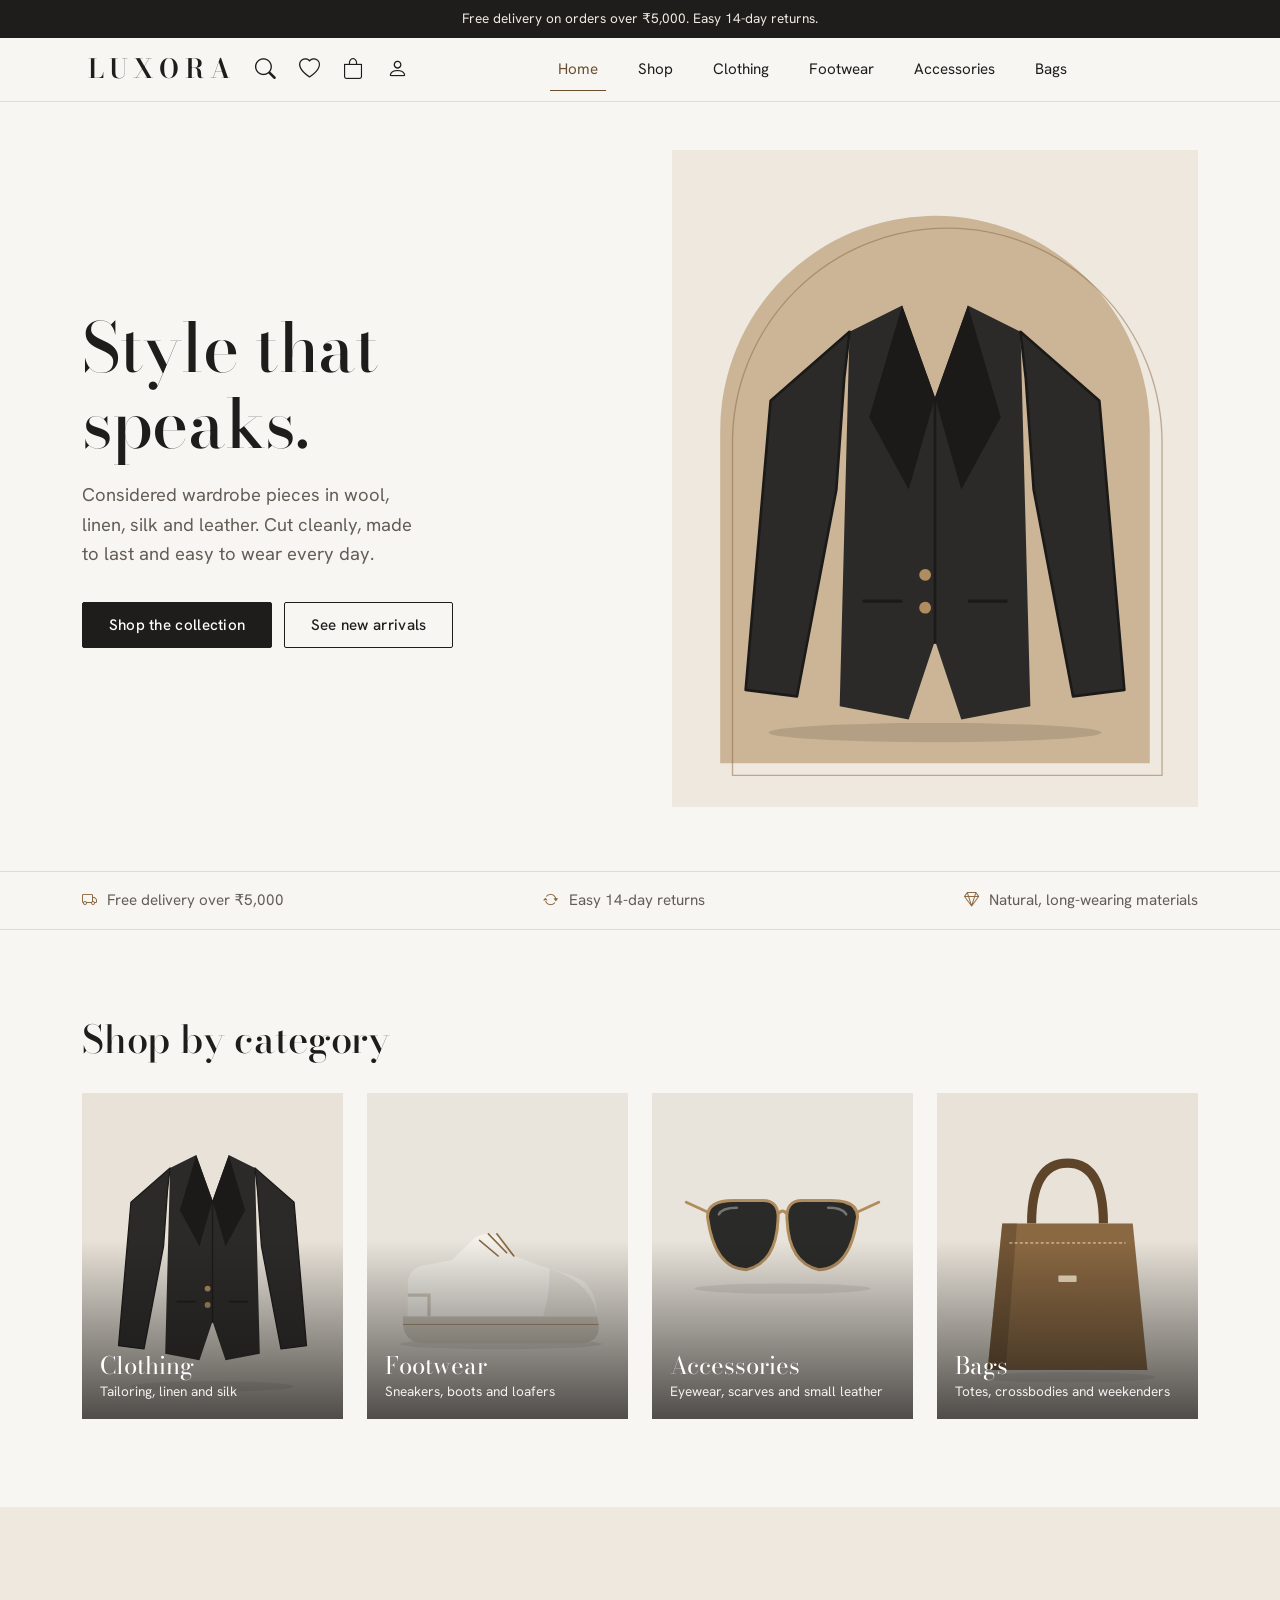
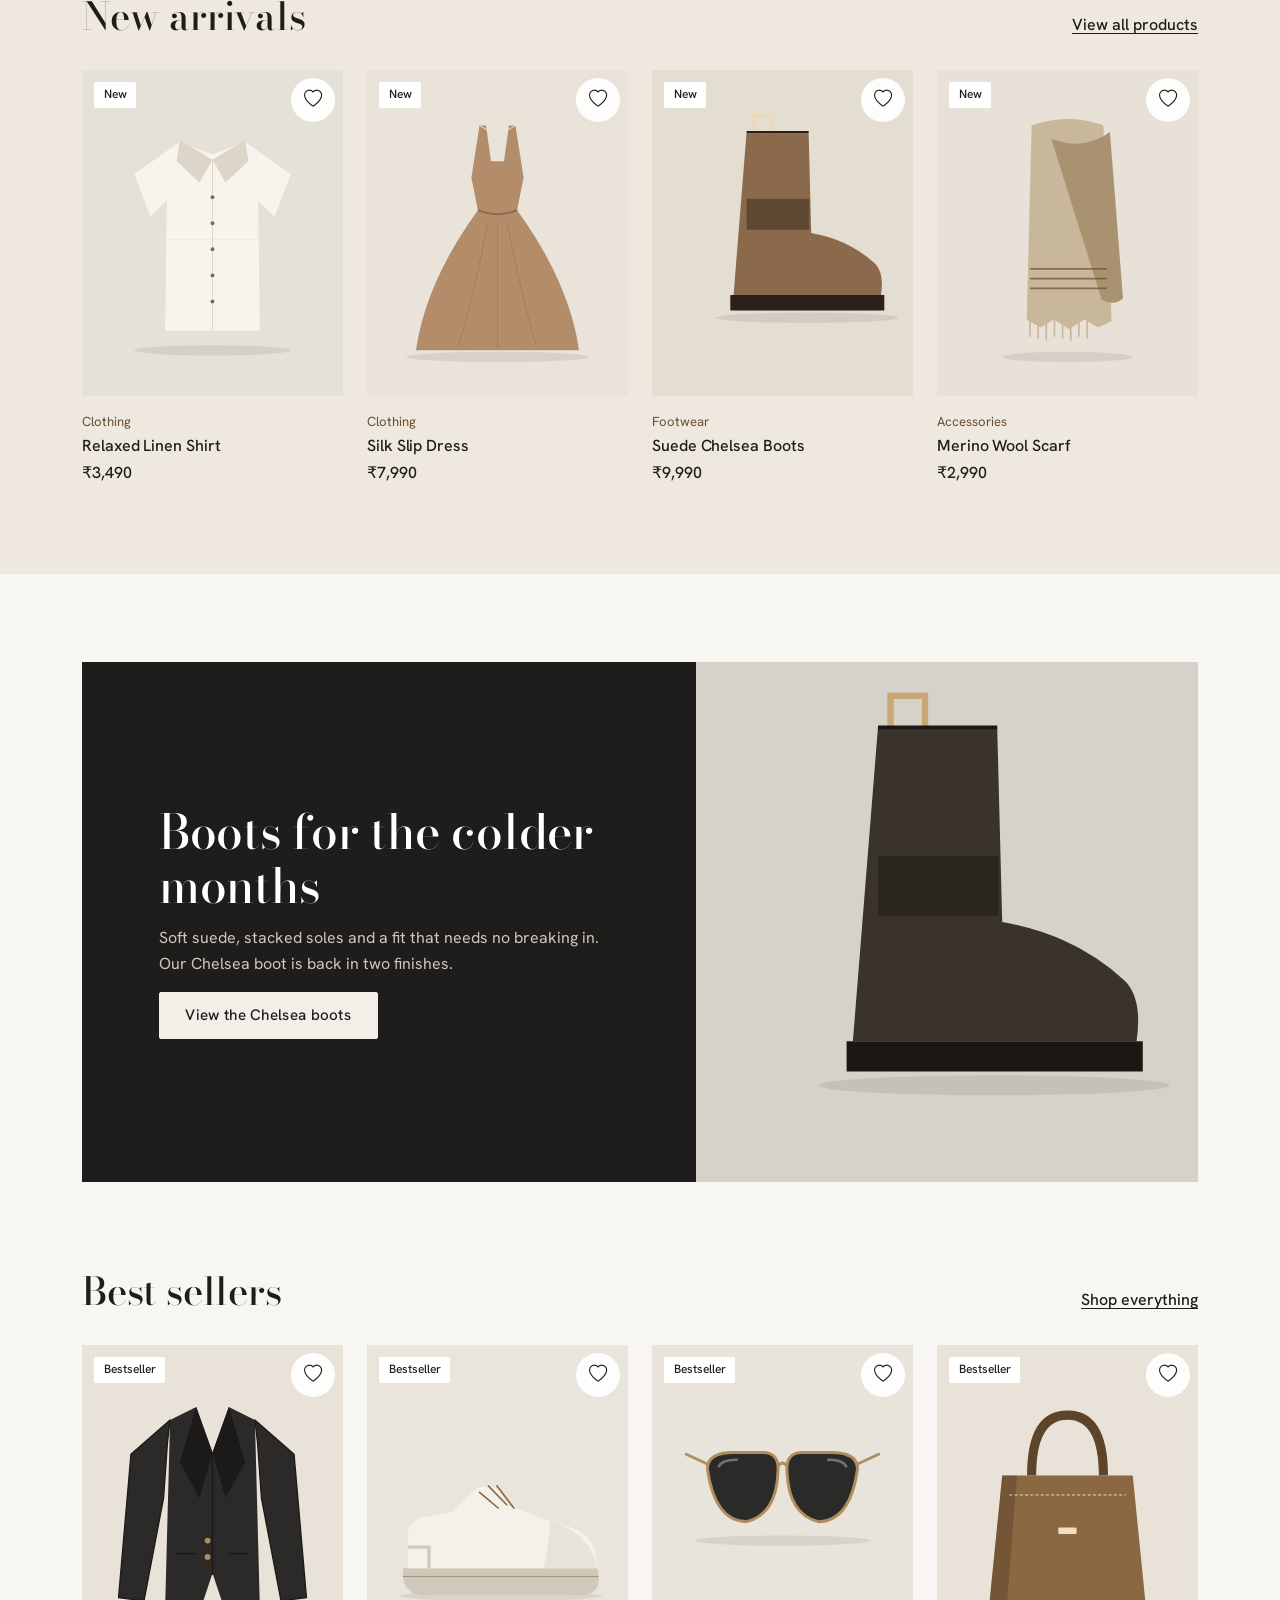
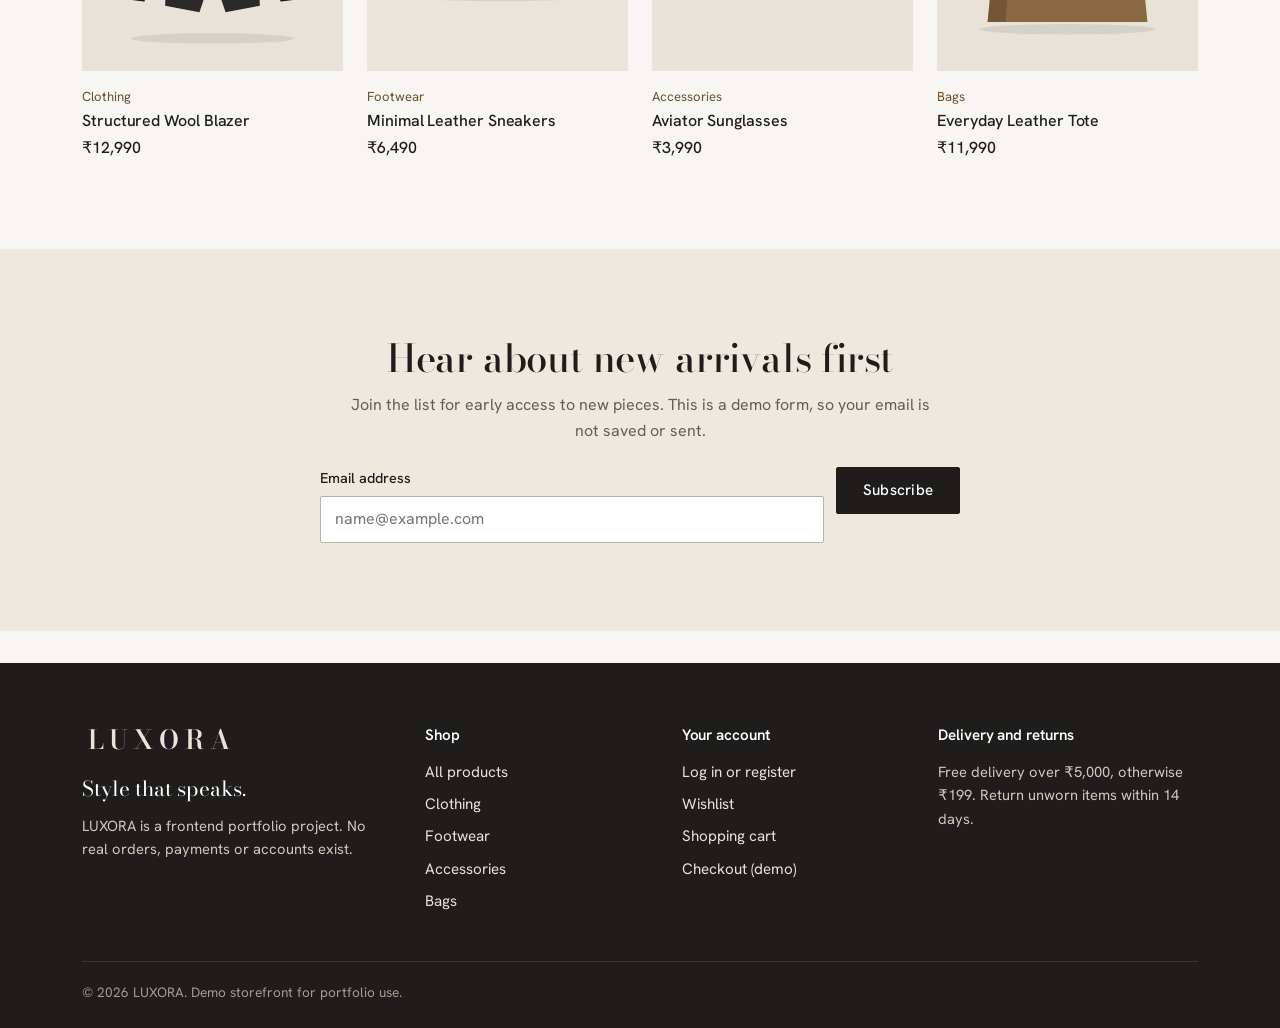
<file: index.html>
<!DOCTYPE html>
<html lang="en">
<head>
  <meta charset="UTF-8">
  <meta name="viewport" content="width=device-width, initial-scale=1">
  <title>LUXORA | Style that speaks.</title>
  <meta name="description" content="LUXORA is a premium fashion and lifestyle store. Shop clothing, footwear, accessories and bags in natural materials.">
  <link rel="icon" type="image/svg+xml" href="assets/icons/favicon.svg">
  <link rel="preconnect" href="https://fonts.googleapis.com">
  <link rel="preconnect" href="https://fonts.gstatic.com" crossorigin>
  <link href="https://fonts.googleapis.com/css2?family=Bodoni+Moda:opsz,wght@6..96,500;6..96,600&family=Hanken+Grotesk:wght@400;500;600&display=swap" rel="stylesheet">
  <link href="https://cdn.jsdelivr.net/npm/bootstrap@5.3.3/dist/css/bootstrap.min.css" rel="stylesheet" crossorigin="anonymous">
  <link href="https://cdn.jsdelivr.net/npm/bootstrap-icons@1.11.3/font/bootstrap-icons.min.css" rel="stylesheet" crossorigin="anonymous">
  <link href="css/style.css" rel="stylesheet">
  <link href="css/components.css" rel="stylesheet">
  <link href="css/responsive.css" rel="stylesheet">
</head>
<body>
  <a class="skip-link" href="#main">Skip to content</a>
  <header class="site-header" id="site-header"></header>

  <main id="main">
    <section class="hero" aria-labelledby="heroTitle">
      <div class="container">
        <div class="hero__grid">
          <div class="hero__copy">
            <h1 id="heroTitle" class="hero__title">Style that speaks.</h1>
            <p class="hero__text">Considered wardrobe pieces in wool, linen, silk and leather. Cut cleanly, made to last and easy to wear every day.</p>
            <div class="hero__actions">
              <a class="btn-lux" href="shop.html">Shop the collection</a>
              <a class="btn-lux btn-lux--outline" href="#new-arrivals">See new arrivals</a>
            </div>
          </div>
          <div class="hero__media">
            <img src="assets/images/hero.svg" alt="A charcoal wool blazer in front of a bronze arch" width="1200" height="1500" fetchpriority="high">
          </div>
        </div>
      </div>
    </section>

    <section class="service-strip" aria-label="Our promises">
      <div class="container">
        <ul class="service-list">
          <li><i class="bi bi-truck" aria-hidden="true"></i> Free delivery over &#8377;5,000</li>
          <li><i class="bi bi-arrow-repeat" aria-hidden="true"></i> Easy 14-day returns</li>
          <li><i class="bi bi-gem" aria-hidden="true"></i> Natural, long-wearing materials</li>
        </ul>
      </div>
    </section>

    <section class="section" aria-labelledby="categoriesTitle">
      <div class="container">
        <div class="section-head"><h2 id="categoriesTitle">Shop by category</h2></div>
        <div class="category-grid">
        <a class="category-card" href="shop.html?category=Clothing">
          <img src="assets/images/product-1-a.svg" alt="" width="800" height="1000" loading="lazy">
          <span class="category-card__label"><span class="category-card__name">Clothing</span><span class="category-card__text">Tailoring, linen and silk</span></span>
        </a>
        <a class="category-card" href="shop.html?category=Footwear">
          <img src="assets/images/product-5-a.svg" alt="" width="800" height="1000" loading="lazy">
          <span class="category-card__label"><span class="category-card__name">Footwear</span><span class="category-card__text">Sneakers, boots and loafers</span></span>
        </a>
        <a class="category-card" href="shop.html?category=Accessories">
          <img src="assets/images/product-8-a.svg" alt="" width="800" height="1000" loading="lazy">
          <span class="category-card__label"><span class="category-card__name">Accessories</span><span class="category-card__text">Eyewear, scarves and small leather</span></span>
        </a>
        <a class="category-card" href="shop.html?category=Bags">
          <img src="assets/images/product-11-a.svg" alt="" width="800" height="1000" loading="lazy">
          <span class="category-card__label"><span class="category-card__name">Bags</span><span class="category-card__text">Totes, crossbodies and weekenders</span></span>
        </a>
        </div>
      </div>
    </section>

    <section class="section section--sand" id="new-arrivals" aria-labelledby="newTitle">
      <div class="container">
        <div class="section-head">
          <h2 id="newTitle">New arrivals</h2>
          <a class="text-link" href="shop.html">View all products</a>
        </div>
        <div class="product-grid" id="newArrivals"></div>
      </div>
    </section>

    <section class="section" aria-labelledby="promoTitle">
      <div class="container">
        <div class="promo">
          <div class="promo__copy">
            <h2 id="promoTitle" class="promo__title">Boots for the colder months</h2>
            <p>Soft suede, stacked soles and a fit that needs no breaking in. Our Chelsea boot is back in two finishes.</p>
            <a class="btn-lux btn-lux--light" href="product-details.html?id=6">View the Chelsea boots</a>
          </div>
          <div class="promo__media">
            <img src="assets/images/product-6-b.svg" alt="Dark suede Chelsea boots" width="800" height="1000" loading="lazy">
          </div>
        </div>
      </div>
    </section>

    <section class="section section--tight" aria-labelledby="bestTitle">
      <div class="container">
        <div class="section-head">
          <h2 id="bestTitle">Best sellers</h2>
          <a class="text-link" href="shop.html">Shop everything</a>
        </div>
        <div class="product-grid" id="bestSellers"></div>
      </div>
    </section>

    <section class="section section--sand" aria-labelledby="newsletterTitle">
      <div class="container">
        <div class="newsletter">
          <h2 id="newsletterTitle">Hear about new arrivals first</h2>
          <p>Join the list for early access to new pieces. This is a demo form, so your email is not saved or sent.</p>
          <form class="newsletter__form" id="newsletterForm">
            <div class="field field--inline">
              <label for="newsletterEmail">Email address</label>
              <input id="newsletterEmail" name="email" type="email" autocomplete="email" placeholder="name@example.com" aria-describedby="newsletterEmail-error">
              <p class="field-error" id="newsletterEmail-error"></p>
            </div>
            <button class="btn-lux" type="submit">Subscribe</button>
          </form>
          <p class="form-status" id="newsletterStatus" role="status"></p>
        </div>
      </div>
    </section>
  </main>

  <footer class="site-footer" id="site-footer"></footer>
  <script src="https://cdn.jsdelivr.net/npm/bootstrap@5.3.3/dist/js/bootstrap.bundle.min.js" crossorigin="anonymous" defer></script>
  <script src="js/products.js" defer></script>
  <script src="js/storage.js" defer></script>
  <script src="js/main.js" defer></script>
</body>
</html>
</file>
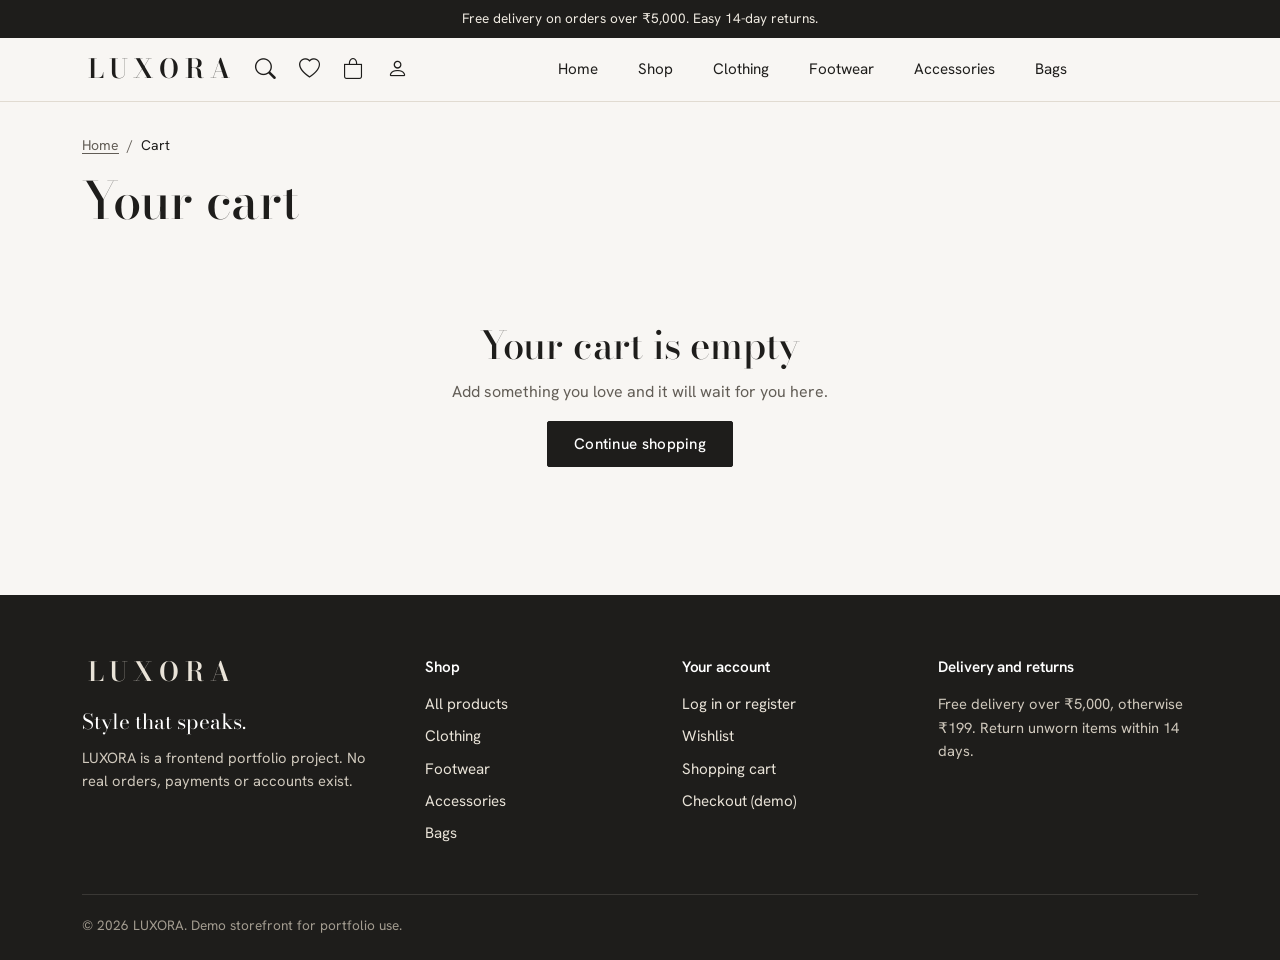
<file: cart.html>
<!DOCTYPE html>
<html lang="en">
<head>
  <meta charset="UTF-8">
  <meta name="viewport" content="width=device-width, initial-scale=1">
  <title>Your cart | LUXORA</title>
  <meta name="description" content="Review the items in your LUXORA shopping cart, update quantities and continue to checkout.">
  <link rel="icon" type="image/svg+xml" href="assets/icons/favicon.svg">
  <link rel="preconnect" href="https://fonts.googleapis.com">
  <link rel="preconnect" href="https://fonts.gstatic.com" crossorigin>
  <link href="https://fonts.googleapis.com/css2?family=Bodoni+Moda:opsz,wght@6..96,500;6..96,600&family=Hanken+Grotesk:wght@400;500;600&display=swap" rel="stylesheet">
  <link href="https://cdn.jsdelivr.net/npm/bootstrap@5.3.3/dist/css/bootstrap.min.css" rel="stylesheet" crossorigin="anonymous">
  <link href="https://cdn.jsdelivr.net/npm/bootstrap-icons@1.11.3/font/bootstrap-icons.min.css" rel="stylesheet" crossorigin="anonymous">
  <link href="css/style.css" rel="stylesheet">
  <link href="css/components.css" rel="stylesheet">
  <link href="css/responsive.css" rel="stylesheet">
</head>
<body>
  <a class="skip-link" href="#main">Skip to content</a>
  <header class="site-header" id="site-header"></header>

  <main id="main">
    <div class="container">
      <div class="page-head">
        <nav class="crumbs" aria-label="Breadcrumb"><ol class="breadcrumb"><li class="breadcrumb-item"><a href="index.html">Home</a></li><li class="breadcrumb-item active" aria-current="page">Cart</li></ol></nav>
        <h1 class="page-title">Your cart</h1>
      </div>
      <div class="row g-4 g-xl-5 pb-5" id="cartContent" hidden>
        <div class="col-lg-8"><ul class="cart-list" id="cartItems"></ul></div>
        <div class="col-lg-4"><aside class="summary" id="cartSummary" aria-label="Order summary"></aside></div>
      </div>
      <div class="empty-state" id="cartEmpty" hidden>
        <h2>Your cart is empty</h2>
        <p>Add something you love and it will wait for you here.</p>
        <a class="btn-lux" href="shop.html">Continue shopping</a>
      </div>
    </div>
  </main>

  <footer class="site-footer" id="site-footer"></footer>
  <script src="https://cdn.jsdelivr.net/npm/bootstrap@5.3.3/dist/js/bootstrap.bundle.min.js" crossorigin="anonymous" defer></script>
  <script src="js/products.js" defer></script>
  <script src="js/storage.js" defer></script>
  <script src="js/main.js" defer></script>
  <script src="js/cart.js" defer></script>
</body>
</html>
</file>
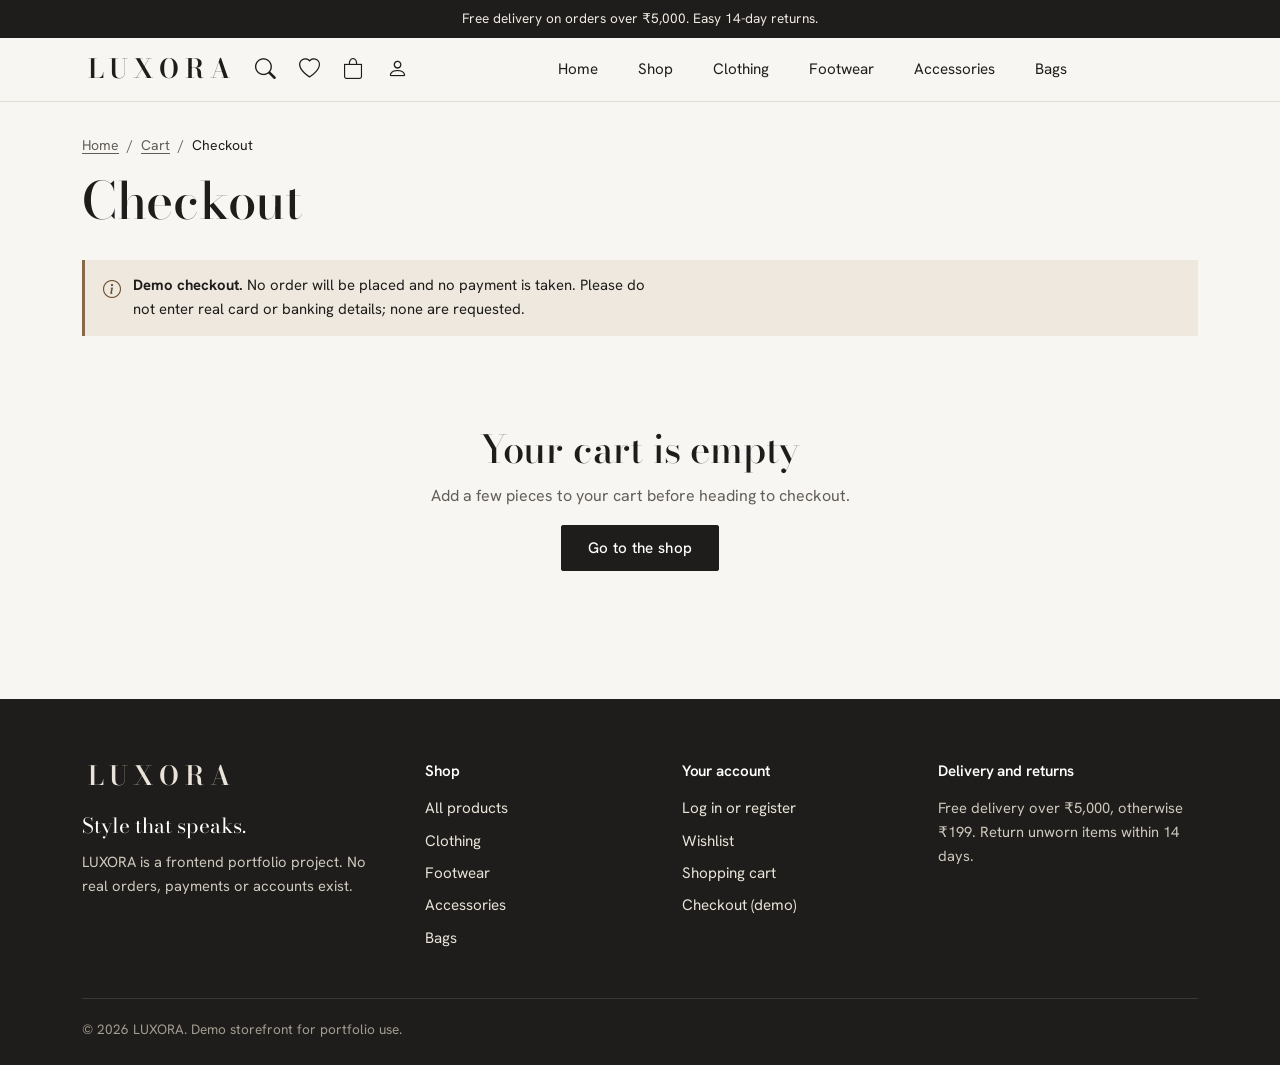
<file: checkout.html>
<!DOCTYPE html>
<html lang="en">
<head>
  <meta charset="UTF-8">
  <meta name="viewport" content="width=device-width, initial-scale=1">
  <title>Checkout (demo) | LUXORA</title>
  <meta name="description" content="A demonstration checkout for the LUXORA frontend project. No payment details are collected and no order is placed.">
  <link rel="icon" type="image/svg+xml" href="assets/icons/favicon.svg">
  <link rel="preconnect" href="https://fonts.googleapis.com">
  <link rel="preconnect" href="https://fonts.gstatic.com" crossorigin>
  <link href="https://fonts.googleapis.com/css2?family=Bodoni+Moda:opsz,wght@6..96,500;6..96,600&family=Hanken+Grotesk:wght@400;500;600&display=swap" rel="stylesheet">
  <link href="https://cdn.jsdelivr.net/npm/bootstrap@5.3.3/dist/css/bootstrap.min.css" rel="stylesheet" crossorigin="anonymous">
  <link href="https://cdn.jsdelivr.net/npm/bootstrap-icons@1.11.3/font/bootstrap-icons.min.css" rel="stylesheet" crossorigin="anonymous">
  <link href="css/style.css" rel="stylesheet">
  <link href="css/components.css" rel="stylesheet">
  <link href="css/responsive.css" rel="stylesheet">
</head>
<body>
  <a class="skip-link" href="#main">Skip to content</a>
  <header class="site-header" id="site-header"></header>

  <main id="main">
    <div class="container">
      <div class="page-head">
        <nav class="crumbs" aria-label="Breadcrumb"><ol class="breadcrumb"><li class="breadcrumb-item"><a href="index.html">Home</a></li><li class="breadcrumb-item"><a href="cart.html">Cart</a></li><li class="breadcrumb-item active" aria-current="page">Checkout</li></ol></nav>
        <h1 class="page-title">Checkout</h1>
      </div>
      <div class="notice" role="note"><i class="bi bi-info-circle" aria-hidden="true"></i>
        <p><strong>Demo checkout.</strong> No order will be placed and no payment is taken. Please do not enter real card or banking details; none are requested.</p>
      </div>
      <div class="row g-4 g-xl-5 pb-5" id="checkoutLayout">
        <div class="col-lg-7">
          <form id="checkoutForm" class="form-card">
            <fieldset class="form-section">
              <legend>Contact details</legend>
              <div class="field ">
                <label for="fullName">Full name</label>
                <input id="fullName" name="fullName" type="text" autocomplete="name" aria-describedby="fullName-error" required>
                <p class="field-error" id="fullName-error"></p>
              </div>
              <div class="field ">
                <label for="email">Email address</label>
                <input id="email" name="email" type="email" autocomplete="email" aria-describedby="email-error" required>
                <p class="field-error" id="email-error"></p>
              </div>
              <div class="field ">
                <label for="phone">Mobile number</label>
                <input id="phone" name="phone" type="tel" autocomplete="tel" aria-describedby="phone-error" required inputmode="tel">
                <p class="field-error" id="phone-error"></p>
              </div>
            </fieldset>
            <fieldset class="form-section">
              <legend>Delivery address</legend>
              <div class="field ">
                <label for="address1">Street address</label>
                <input id="address1" name="address1" type="text" autocomplete="address-line1" aria-describedby="address1-error" required>
                <p class="field-error" id="address1-error"></p>
              </div>
              <div class="field ">
                <label for="address2">Apartment, suite or landmark (optional)</label>
                <input id="address2" name="address2" type="text" autocomplete="address-line2" aria-describedby="address2-error">
                <p class="field-error" id="address2-error"></p>
              </div>
              <div class="field-row">
              <div class="field ">
                <label for="city">City</label>
                <input id="city" name="city" type="text" autocomplete="address-level2" aria-describedby="city-error" required>
                <p class="field-error" id="city-error"></p>
              </div>
              <div class="field">
                <label for="state">State</label>
                <select class="select-input" id="state" name="state" required autocomplete="address-level1" aria-describedby="state-error">
                  <option value="">Select a state</option><option value="Andhra Pradesh">Andhra Pradesh</option><option value="Assam">Assam</option><option value="Bihar">Bihar</option><option value="Delhi">Delhi</option><option value="Goa">Goa</option><option value="Gujarat">Gujarat</option><option value="Haryana">Haryana</option><option value="Karnataka">Karnataka</option><option value="Kerala">Kerala</option><option value="Madhya Pradesh">Madhya Pradesh</option><option value="Maharashtra">Maharashtra</option><option value="Punjab">Punjab</option><option value="Rajasthan">Rajasthan</option><option value="Tamil Nadu">Tamil Nadu</option><option value="Telangana">Telangana</option><option value="Uttar Pradesh">Uttar Pradesh</option><option value="West Bengal">West Bengal</option>
                </select>
                <p class="field-error" id="state-error"></p>
              </div></div>
              
              <div class="field ">
                <label for="postalCode">Postal code (PIN)</label>
                <input id="postalCode" name="postalCode" type="text" autocomplete="postal-code" aria-describedby="postalCode-error" required inputmode="numeric" maxlength="6">
                <p class="field-error" id="postalCode-error"></p>
              </div>
            </fieldset>
            <button type="submit" class="btn-lux btn-lux--block">Place demo order</button>
            <p class="form-hint">Placing a demo order only shows a confirmation on this page and clears your cart.</p>
          </form>
        </div>
        <div class="col-lg-5"><aside class="summary" id="checkoutSummary" aria-label="Order summary"></aside></div>
      </div>
      <div class="empty-state" id="checkoutEmpty" hidden>
        <h2>Your cart is empty</h2>
        <p>Add a few pieces to your cart before heading to checkout.</p>
        <a class="btn-lux" href="shop.html">Go to the shop</a>
      </div>
      <section class="success-state" id="orderSuccess" tabindex="-1" aria-labelledby="successTitle" hidden>
        <i class="bi bi-check2-circle" aria-hidden="true"></i>
        <h2 id="successTitle">Demo order confirmed</h2>
        <p>Thank you for trying the LUXORA checkout. This was a demonstration, so no order was placed and no payment was taken.</p>
        <dl class="success-details">
          <div><dt>Demo reference</dt><dd id="orderReference"></dd></div>
          <div><dt>Items</dt><dd id="orderItems"></dd></div>
          <div><dt>Total</dt><dd id="orderTotal"></dd></div>
        </dl>
        <a class="btn-lux" href="shop.html">Continue shopping</a>
      </section>
    </div>
  </main>

  <footer class="site-footer" id="site-footer"></footer>
  <script src="https://cdn.jsdelivr.net/npm/bootstrap@5.3.3/dist/js/bootstrap.bundle.min.js" crossorigin="anonymous" defer></script>
  <script src="js/products.js" defer></script>
  <script src="js/storage.js" defer></script>
  <script src="js/main.js" defer></script>
  <script src="js/checkout.js" defer></script>
</body>
</html>
</file>
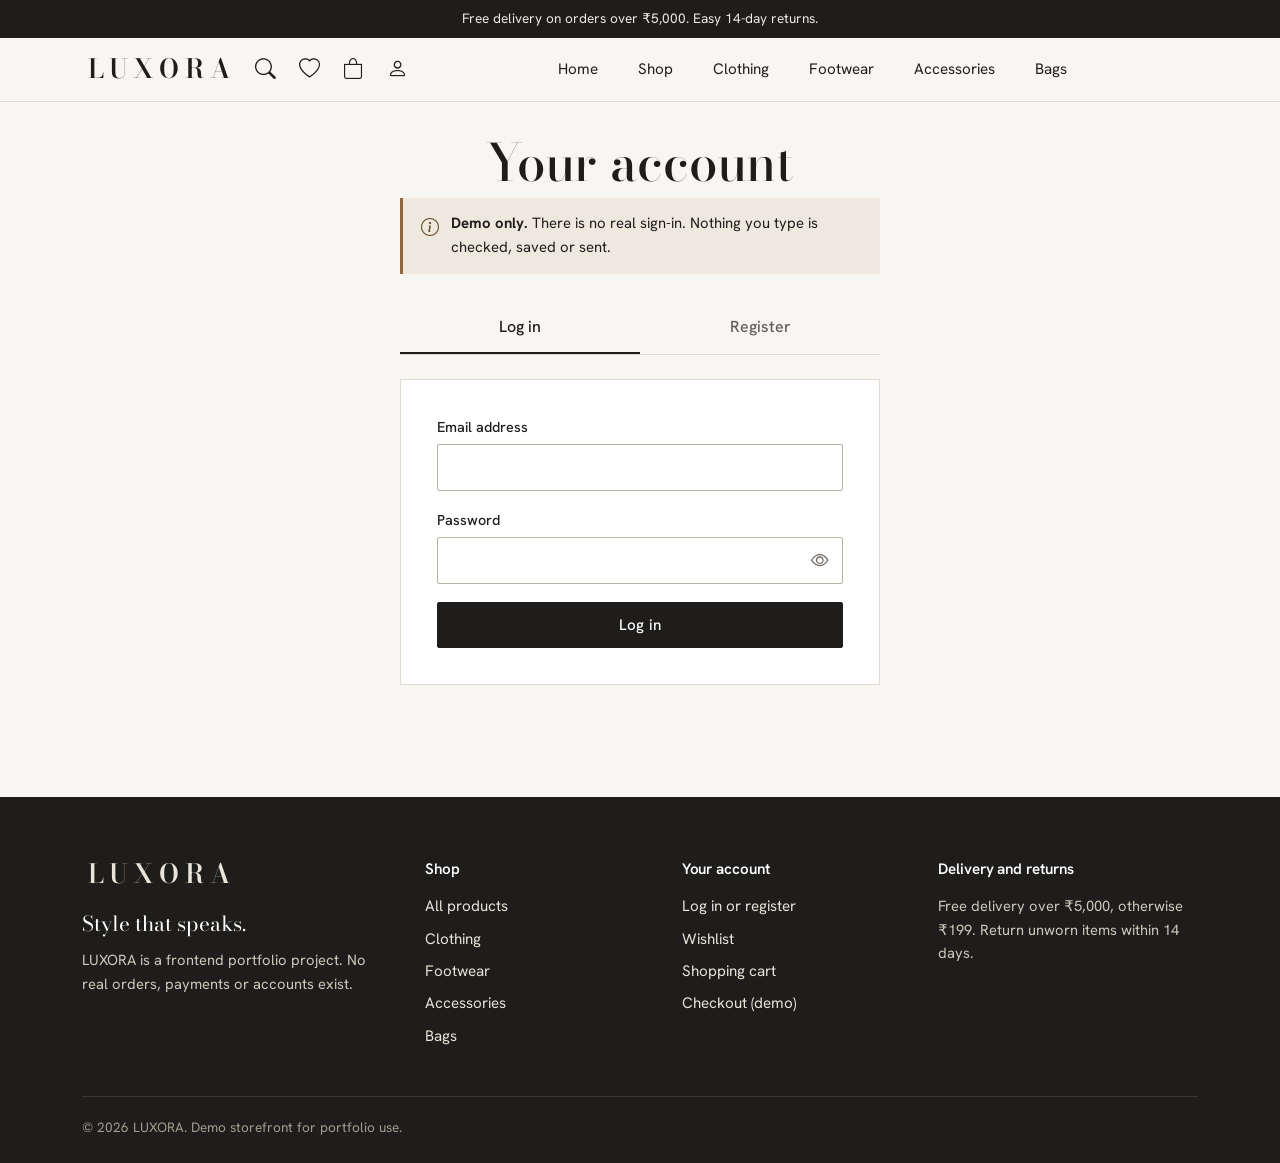
<file: login.html>
<!DOCTYPE html>
<html lang="en">
<head>
  <meta charset="UTF-8">
  <meta name="viewport" content="width=device-width, initial-scale=1">
  <title>Log in or register | LUXORA</title>
  <meta name="description" content="Log in or register for a LUXORA account. This is a frontend demonstration with no real authentication.">
  <link rel="icon" type="image/svg+xml" href="assets/icons/favicon.svg">
  <link rel="preconnect" href="https://fonts.googleapis.com">
  <link rel="preconnect" href="https://fonts.gstatic.com" crossorigin>
  <link href="https://fonts.googleapis.com/css2?family=Bodoni+Moda:opsz,wght@6..96,500;6..96,600&family=Hanken+Grotesk:wght@400;500;600&display=swap" rel="stylesheet">
  <link href="https://cdn.jsdelivr.net/npm/bootstrap@5.3.3/dist/css/bootstrap.min.css" rel="stylesheet" crossorigin="anonymous">
  <link href="https://cdn.jsdelivr.net/npm/bootstrap-icons@1.11.3/font/bootstrap-icons.min.css" rel="stylesheet" crossorigin="anonymous">
  <link href="css/style.css" rel="stylesheet">
  <link href="css/components.css" rel="stylesheet">
  <link href="css/responsive.css" rel="stylesheet">
</head>
<body>
  <a class="skip-link" href="#main">Skip to content</a>
  <header class="site-header" id="site-header"></header>

  <main id="main">
    <div class="container">
      <div class="auth">
        <h1 class="page-title">Your account</h1>
        <div class="notice" role="note"><i class="bi bi-info-circle" aria-hidden="true"></i>
          <p><strong>Demo only.</strong> There is no real sign-in. Nothing you type is checked, saved or sent.</p>
        </div>
        <div class="tabs" role="tablist" aria-label="Log in or register">
          <button class="tab" role="tab" id="loginTab" data-tab="login" aria-selected="true" aria-controls="loginPanel" type="button">Log in</button>
          <button class="tab" role="tab" id="registerTab" data-tab="register" aria-selected="false" aria-controls="registerPanel" tabindex="-1" type="button">Register</button>
        </div>
        <section class="form-card" id="loginPanel" role="tabpanel" aria-labelledby="loginTab">
          <form id="loginForm">
            <div class="field">
              <label for="loginEmail">Email address</label>
              <input id="loginEmail" name="email" type="email" autocomplete="email" aria-describedby="loginEmail-error">
              <p class="field-error" id="loginEmail-error"></p>
            </div>
            <div class="field">
              <label for="loginPassword">Password</label>
              <div class="input-wrap">
                <input id="loginPassword" name="password" type="password" autocomplete="current-password" aria-describedby="loginPassword-error">
                <button type="button" class="input-toggle" data-toggle-password="loginPassword" aria-pressed="false" aria-label="Show password"><i class="bi bi-eye" aria-hidden="true"></i></button>
              </div>
              <p class="field-error" id="loginPassword-error"></p>
            </div>
            <button type="submit" class="btn-lux btn-lux--block">Log in</button>
            <p class="form-status" id="loginStatus" role="status"></p>
          </form>
        </section>
        <section class="form-card" id="registerPanel" role="tabpanel" aria-labelledby="registerTab" hidden>
          <form id="registerForm">
            <div class="field">
              <label for="registerName">Full name</label>
              <input id="registerName" name="name" type="text" autocomplete="name" aria-describedby="registerName-error">
              <p class="field-error" id="registerName-error"></p>
            </div>
            <div class="field">
              <label for="registerEmail">Email address</label>
              <input id="registerEmail" name="email" type="email" autocomplete="email" aria-describedby="registerEmail-error">
              <p class="field-error" id="registerEmail-error"></p>
            </div>
            <div class="field">
              <label for="registerPassword">Password (at least 8 characters)</label>
              <div class="input-wrap">
                <input id="registerPassword" name="password" type="password" autocomplete="new-password" aria-describedby="registerPassword-error">
                <button type="button" class="input-toggle" data-toggle-password="registerPassword" aria-pressed="false" aria-label="Show password"><i class="bi bi-eye" aria-hidden="true"></i></button>
              </div>
              <p class="field-error" id="registerPassword-error"></p>
            </div>
            <button type="submit" class="btn-lux btn-lux--block">Create demo account</button>
            <p class="form-status" id="registerStatus" role="status"></p>
          </form>
        </section>
      </div>
    </div>
  </main>

  <footer class="site-footer" id="site-footer"></footer>
  <script src="https://cdn.jsdelivr.net/npm/bootstrap@5.3.3/dist/js/bootstrap.bundle.min.js" crossorigin="anonymous" defer></script>
  <script src="js/products.js" defer></script>
  <script src="js/storage.js" defer></script>
  <script src="js/main.js" defer></script>
  <script src="js/login.js" defer></script>
</body>
</html>
</file>
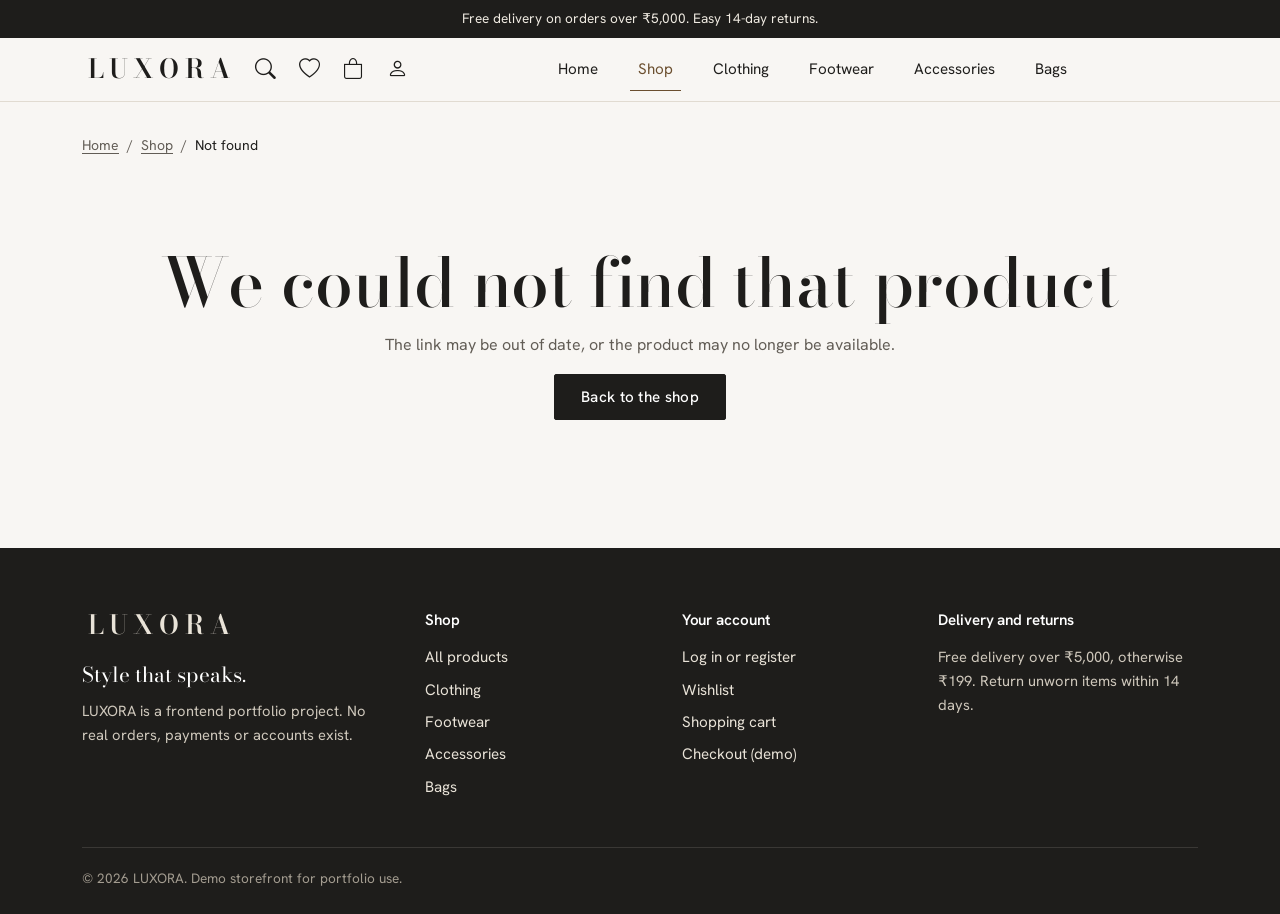
<file: product-details.html>
<!DOCTYPE html>
<html lang="en">
<head>
  <meta charset="UTF-8">
  <meta name="viewport" content="width=device-width, initial-scale=1">
  <title>Product details | LUXORA</title>
  <meta name="description" content="View product details, choose your size and add LUXORA pieces to your cart or wishlist.">
  <link rel="icon" type="image/svg+xml" href="assets/icons/favicon.svg">
  <link rel="preconnect" href="https://fonts.googleapis.com">
  <link rel="preconnect" href="https://fonts.gstatic.com" crossorigin>
  <link href="https://fonts.googleapis.com/css2?family=Bodoni+Moda:opsz,wght@6..96,500;6..96,600&family=Hanken+Grotesk:wght@400;500;600&display=swap" rel="stylesheet">
  <link href="https://cdn.jsdelivr.net/npm/bootstrap@5.3.3/dist/css/bootstrap.min.css" rel="stylesheet" crossorigin="anonymous">
  <link href="https://cdn.jsdelivr.net/npm/bootstrap-icons@1.11.3/font/bootstrap-icons.min.css" rel="stylesheet" crossorigin="anonymous">
  <link href="css/style.css" rel="stylesheet">
  <link href="css/components.css" rel="stylesheet">
  <link href="css/responsive.css" rel="stylesheet">
</head>
<body>
  <a class="skip-link" href="#main">Skip to content</a>
  <header class="site-header" id="site-header"></header>

  <main id="main">
    <div class="container">
      <div class="page-head page-head--compact">
        <nav class="crumbs" aria-label="Breadcrumb"><ol class="breadcrumb" id="breadcrumbTrail">
          <li class="breadcrumb-item"><a href="index.html">Home</a></li>
          <li class="breadcrumb-item"><a href="shop.html">Shop</a></li>
          <li class="breadcrumb-item active" aria-current="page" id="breadcrumbCurrent">Product</li>
        </ol></nav>
      </div>
      <div id="productRoot"></div>
      <div class="empty-state" id="notFound" hidden>
        <h1>We could not find that product</h1>
        <p>The link may be out of date, or the product may no longer be available.</p>
        <a class="btn-lux" href="shop.html">Back to the shop</a>
      </div>
      <section class="section section--tight" id="relatedSection" aria-labelledby="relatedTitle" hidden>
        <div class="section-head"><h2 id="relatedTitle">You may also like</h2></div>
        <div class="product-grid" id="relatedProducts"></div>
      </section>
    </div>
  </main>

  <footer class="site-footer" id="site-footer"></footer>
  <script src="https://cdn.jsdelivr.net/npm/bootstrap@5.3.3/dist/js/bootstrap.bundle.min.js" crossorigin="anonymous" defer></script>
  <script src="js/products.js" defer></script>
  <script src="js/storage.js" defer></script>
  <script src="js/main.js" defer></script>
  <script src="js/product-details.js" defer></script>
</body>
</html>
</file>
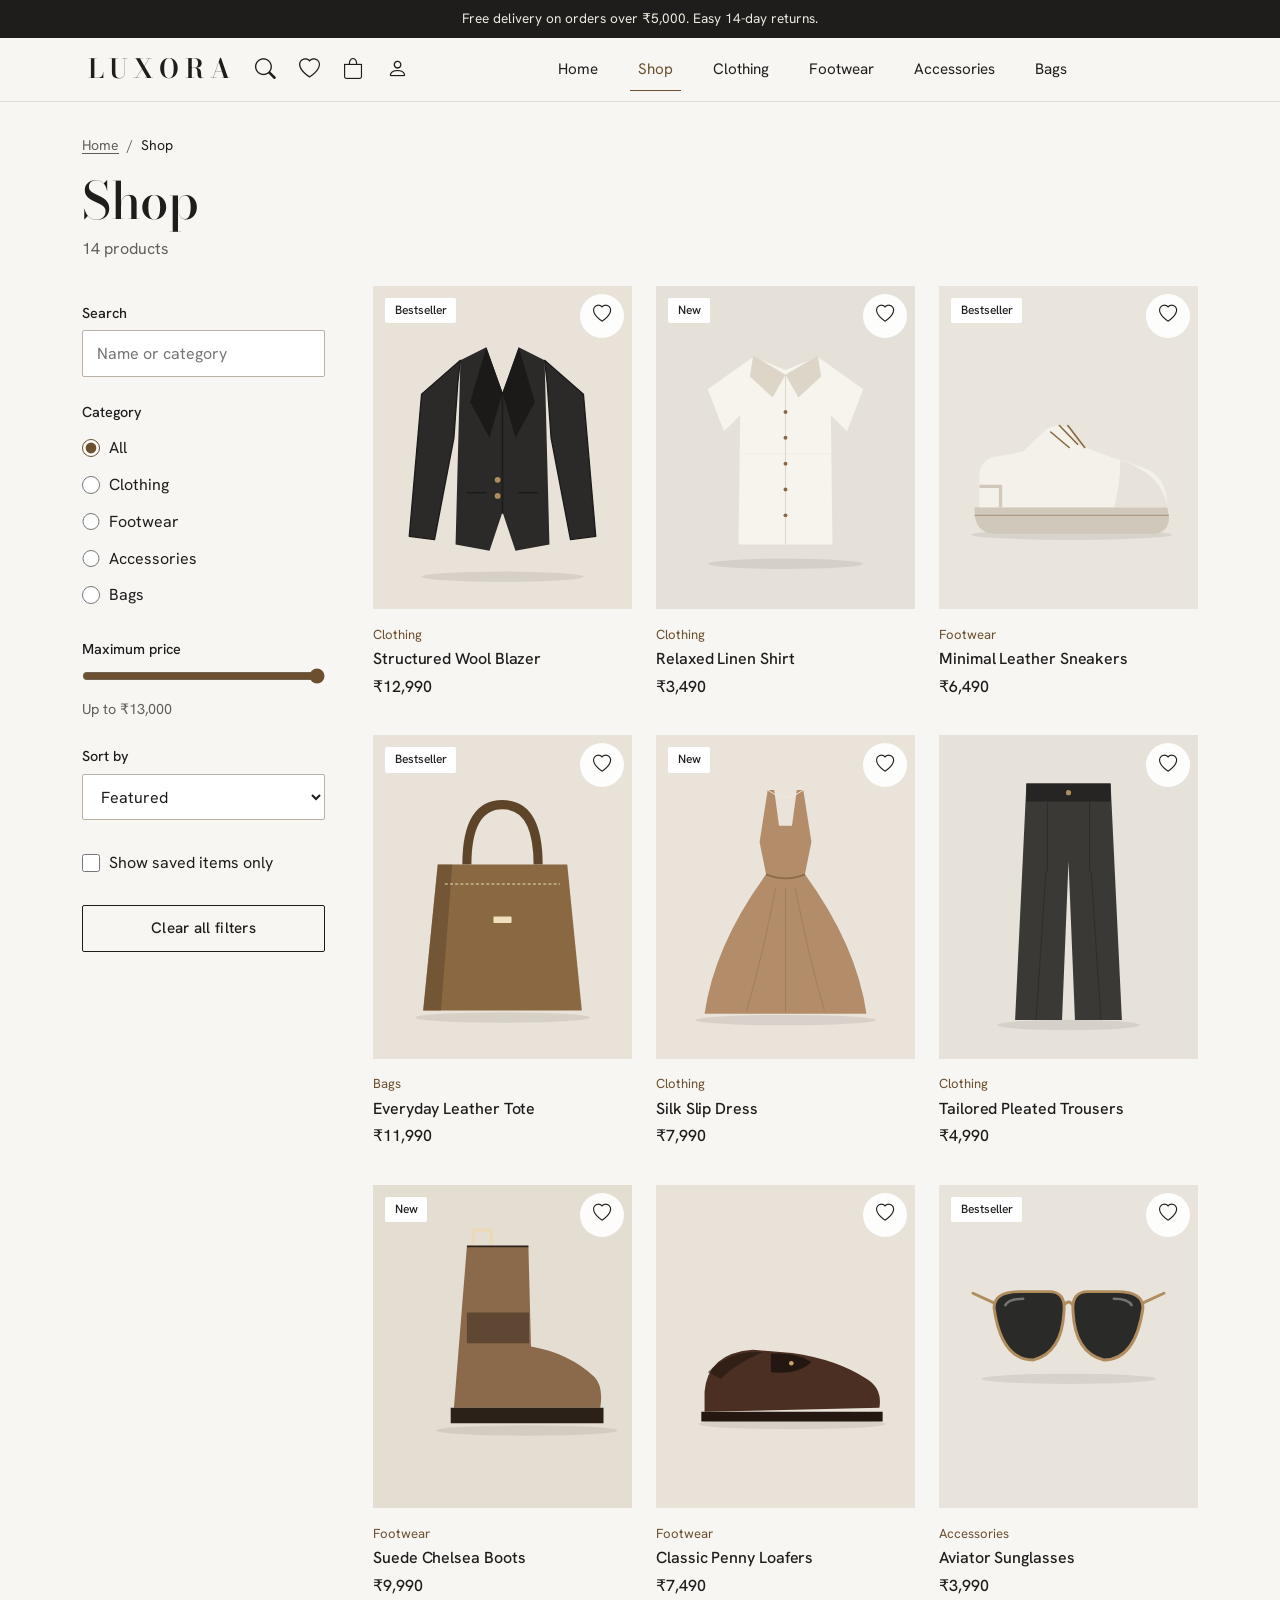
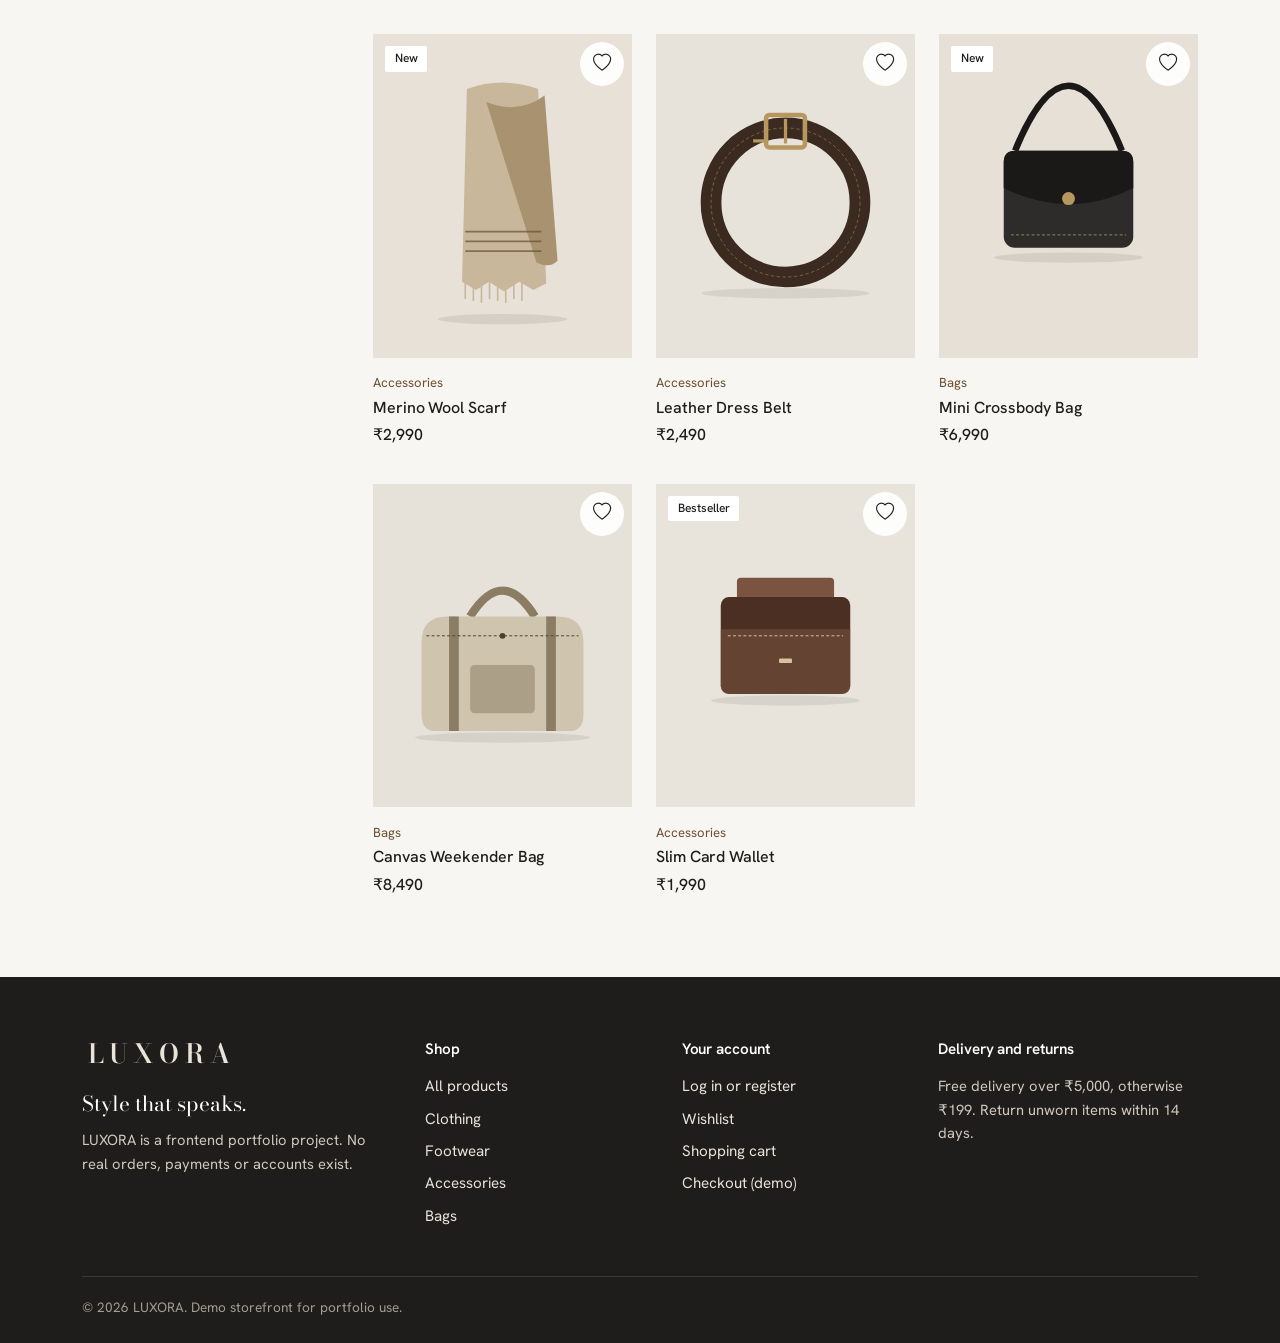
<file: shop.html>
<!DOCTYPE html>
<html lang="en">
<head>
  <meta charset="UTF-8">
  <meta name="viewport" content="width=device-width, initial-scale=1">
  <title>Shop all products | LUXORA</title>
  <meta name="description" content="Browse LUXORA clothing, footwear, accessories and bags. Search, filter by category and price, and sort to find your next piece.">
  <link rel="icon" type="image/svg+xml" href="assets/icons/favicon.svg">
  <link rel="preconnect" href="https://fonts.googleapis.com">
  <link rel="preconnect" href="https://fonts.gstatic.com" crossorigin>
  <link href="https://fonts.googleapis.com/css2?family=Bodoni+Moda:opsz,wght@6..96,500;6..96,600&family=Hanken+Grotesk:wght@400;500;600&display=swap" rel="stylesheet">
  <link href="https://cdn.jsdelivr.net/npm/bootstrap@5.3.3/dist/css/bootstrap.min.css" rel="stylesheet" crossorigin="anonymous">
  <link href="https://cdn.jsdelivr.net/npm/bootstrap-icons@1.11.3/font/bootstrap-icons.min.css" rel="stylesheet" crossorigin="anonymous">
  <link href="css/style.css" rel="stylesheet">
  <link href="css/components.css" rel="stylesheet">
  <link href="css/responsive.css" rel="stylesheet">
</head>
<body>
  <a class="skip-link" href="#main">Skip to content</a>
  <header class="site-header" id="site-header"></header>

  <main id="main">
    <div class="container">
      <div class="page-head">
        <nav class="crumbs" aria-label="Breadcrumb"><ol class="breadcrumb"><li class="breadcrumb-item"><a href="index.html">Home</a></li><li class="breadcrumb-item active" aria-current="page">Shop</li></ol></nav>
        <h1 class="page-title">Shop</h1>
        <p class="page-count" id="productCount" role="status">14 products</p>
      </div>
      <div class="row g-4 g-xl-5 pb-5">
        <aside class="col-lg-3" aria-label="Filters">
          <button class="btn-lux btn-lux--outline btn-lux--block filters-toggle d-lg-none" type="button" data-bs-toggle="collapse" data-bs-target="#filterPanel" aria-expanded="false" aria-controls="filterPanel">
            <i class="bi bi-sliders" aria-hidden="true"></i> Search, filter and sort
          </button>
          <div class="collapse d-lg-block" id="filterPanel">
            <div class="filters">
              <form id="searchForm" role="search" class="filter-group">
                <label class="field-label" for="shopSearch">Search</label>
                <input class="search-input" id="shopSearch" type="search" placeholder="Name or category" autocomplete="off">
              </form>
              <fieldset class="filter-group">
                <legend class="field-label">Category</legend>
                <label class="choice"><input type="radio" name="category" value="All"><span>All</span></label>
                <label class="choice"><input type="radio" name="category" value="Clothing"><span>Clothing</span></label>
                <label class="choice"><input type="radio" name="category" value="Footwear"><span>Footwear</span></label>
                <label class="choice"><input type="radio" name="category" value="Accessories"><span>Accessories</span></label>
                <label class="choice"><input type="radio" name="category" value="Bags"><span>Bags</span></label>
              </fieldset>
              <div class="filter-group">
                <label class="field-label" for="priceRange">Maximum price</label>
                <input class="price-range" id="priceRange" type="range" min="0" max="12000" step="500" value="12000">
                <p class="filter-hint" id="priceLabel">Up to &#8377;12,000</p>
              </div>
              <div class="filter-group">
                <label class="field-label" for="sortSelect">Sort by</label>
                <select class="select-input" id="sortSelect">
                  <option value="featured">Featured</option>
                  <option value="price-asc">Price: low to high</option>
                  <option value="price-desc">Price: high to low</option>
                  <option value="name">Name: A to Z</option>
                </select>
              </div>
              <div class="filter-group">
                <label class="choice"><input type="checkbox" id="savedOnly"><span>Show saved items only</span></label>
              </div>
              <button type="button" class="btn-lux btn-lux--outline btn-lux--block" data-clear-filters>Clear all filters</button>
            </div>
          </div>
        </aside>
        <section class="col-lg-9" aria-label="Products">
          <div class="product-grid product-grid--shop" id="productGrid"></div>
          <div class="empty-state" id="emptyState" hidden>
            <h2>No products found</h2>
            <p id="emptyText">Try a different search, widen the price range or clear your filters.</p>
            <button type="button" class="btn-lux" data-clear-filters>Clear all filters</button>
          </div>
        </section>
      </div>
    </div>
  </main>

  <footer class="site-footer" id="site-footer"></footer>
  <script src="https://cdn.jsdelivr.net/npm/bootstrap@5.3.3/dist/js/bootstrap.bundle.min.js" crossorigin="anonymous" defer></script>
  <script src="js/products.js" defer></script>
  <script src="js/storage.js" defer></script>
  <script src="js/main.js" defer></script>
  <script src="js/shop.js" defer></script>
</body>
</html>
</file>
<file: css/style.css>
/* LUXORA: design tokens, base styles, typography and page-level layout */
:root {
  --bg: #F8F6F3;
  --surface: #FFFFFF;
  --sand: #EEE8DF;
  --ink: #1E1D1B;
  --muted: #625D56;
  --line: #E1DBD1;
  --bronze: #8A6842;
  --bronze-dark: #6B4F2F;
  --bronze-light: #D8C39A;
  --danger: #A3321F;
  --success: #2F6B4A;

  --font-display: 'Bodoni Moda', 'Didot', 'Bodoni 72', Georgia, serif;
  --font-body: 'Hanken Grotesk', system-ui, -apple-system, 'Segoe UI', Roboto, sans-serif;

  --radius: 2px;
  --gutter: 1.5rem;
  --header-offset: 4.5rem;
}

*, *::before, *::after { box-sizing: border-box; }

html { scroll-behavior: smooth; scroll-padding-top: var(--header-offset); }

body {
  margin: 0;
  background: var(--bg);
  color: var(--ink);
  font-family: var(--font-body);
  font-size: 1rem;
  line-height: 1.6;
  -webkit-font-smoothing: antialiased;
  overflow-x: clip; /* safety net so nothing can create sideways scrolling */
}

img, svg { max-width: 100%; height: auto; display: block; }

a { color: inherit; text-decoration-thickness: 1px; text-underline-offset: 3px; }
a:hover { color: var(--bronze-dark); }

h1, h2, h3, h4 {
  font-family: var(--font-display);
  font-weight: 500;
  color: var(--ink); /* set explicitly so Bootstrap's heading colour never leaks in */
  line-height: 1.12;
  letter-spacing: -0.005em;
  margin: 0 0 0.75rem;
}
h1 { font-size: clamp(2.25rem, 5.5vw, 4.25rem); }
h2 { font-size: clamp(1.65rem, 3.2vw, 2.4rem); }
h3 { font-size: 1.15rem; }
p { margin: 0 0 1rem; max-width: 65ch; }

:focus-visible { outline: 2px solid var(--bronze-dark); outline-offset: 3px; }

.skip-link {
  position: absolute; left: 1rem; top: -4rem; z-index: 2000;
  background: var(--ink); color: #fff; padding: 0.6rem 1rem;
}
.skip-link:focus { top: 1rem; color: #fff; }

/* ---------- Sections ---------- */
.section { padding: clamp(3rem, 7vw, 5.5rem) 0; }
.section--tight { padding-top: 0; }
.section--sand { background: var(--sand); }

.section-head {
  display: flex; justify-content: space-between; align-items: flex-end;
  gap: 1rem; margin-bottom: 2rem; flex-wrap: wrap;
}
.section-head h2 { margin: 0; }

/* ---------- Hero (the one big moment on the page) ---------- */
.hero { padding: clamp(1.5rem, 4vw, 3rem) 0 clamp(2.5rem, 5vw, 4rem); }
.hero__grid {
  display: grid; grid-template-columns: minmax(0, 1fr) minmax(0, 1fr);
  align-items: center; gap: clamp(2rem, 5vw, 5rem);
}
.hero__title { margin-bottom: 1.25rem; animation: rise 0.9s ease both; }
.hero__text { font-size: 1.15rem; color: var(--muted); max-width: 34ch; animation: rise 0.9s 0.12s ease both; }
.hero__actions { display: flex; flex-wrap: wrap; gap: 0.75rem; margin-top: 2rem; animation: rise 0.9s 0.24s ease both; }
.hero__media { background: var(--sand); animation: fade 1.2s ease both; }
.hero__media img { width: 100%; aspect-ratio: 4 / 5; object-fit: cover; }

@keyframes rise { from { opacity: 0; transform: translateY(14px); } to { opacity: 1; transform: none; } }
@keyframes fade { from { opacity: 0; } to { opacity: 1; } }

.service-strip { border-block: 1px solid var(--line); }
.service-list {
  list-style: none; margin: 0; padding: 1rem 0;
  display: flex; flex-wrap: wrap; justify-content: space-between; gap: 0.75rem 2rem;
  font-size: 0.95rem; color: var(--muted);
}
.service-list i { color: var(--bronze); margin-right: 0.4rem; }

/* ---------- Categories ---------- */
.category-grid { display: grid; grid-template-columns: repeat(4, minmax(0, 1fr)); gap: var(--gutter); }
.category-card { position: relative; display: block; overflow: hidden; background: var(--sand); text-decoration: none; color: #fff; }
.category-card img { width: 100%; aspect-ratio: 4 / 5; object-fit: cover; transition: transform 0.6s ease; }
.category-card::after {
  content: ''; position: absolute; inset: 0;
  background: linear-gradient(to top, rgba(20, 19, 18, 0.72), rgba(20, 19, 18, 0) 55%);
}
.category-card:hover { color: #fff; }
.category-card:hover img { transform: scale(1.03); }
.category-card__label { position: absolute; left: 1.1rem; right: 1.1rem; bottom: 1rem; z-index: 1; display: block; }
.category-card__name { display: block; font-family: var(--font-display); font-size: 1.5rem; line-height: 1.2; }
.category-card__text { display: block; font-size: 0.85rem; opacity: 0.9; }

/* ---------- Promo banner ---------- */
.promo { display: grid; grid-template-columns: minmax(0, 1.1fr) minmax(0, 0.9fr); align-items: center; background: var(--ink); color: #F3EFE8; overflow: hidden; }
.promo__copy { padding: clamp(2rem, 6vw, 5rem); }
.promo__title { color: #fff; font-size: clamp(1.9rem, 4vw, 3rem); }
.promo__copy p { color: #CFC8BC; }
.promo__media { background: #2A2825; align-self: stretch; }
.promo__media img { width: 100%; height: 100%; object-fit: cover; max-height: 520px; }

/* ---------- Newsletter ---------- */
.newsletter { max-width: 640px; margin: 0 auto; text-align: center; }
.newsletter p { margin-inline: auto; color: var(--muted); }
.newsletter__form { display: flex; gap: 0.75rem; align-items: flex-start; justify-content: center; margin-top: 1.5rem; text-align: left; }
.newsletter__form .field { flex: 1 1 auto; margin: 0; }

/* ---------- Page headings and breadcrumbs ---------- */
.page-head { padding: 2rem 0 1.5rem; }
.page-head--compact { padding-bottom: 0.5rem; }
.page-title { font-size: clamp(2rem, 4.5vw, 3.2rem); margin-bottom: 0.4rem; }
.page-count { color: var(--muted); margin: 0; }

.crumbs { margin-bottom: 1rem; }
.breadcrumb { --bs-breadcrumb-divider: '/'; margin: 0; font-size: 0.875rem; flex-wrap: wrap; }
.breadcrumb-item a { color: var(--muted); }
.breadcrumb-item a:hover { color: var(--bronze-dark); }
.breadcrumb-item.active { color: var(--ink); }
.breadcrumb-item + .breadcrumb-item::before { color: var(--muted); }

/* ---------- Shop layout ---------- */
.filters { padding-top: 1rem; }
.filter-group { margin: 0 0 1.5rem; padding: 0; border: 0; min-width: 0; }
.filter-hint { margin: 0.4rem 0 0; font-size: 0.9rem; color: var(--muted); }

/* ---------- Product details ---------- */
.gallery { display: grid; grid-template-columns: 5rem minmax(0, 1fr); gap: 1rem; }
.gallery-main { grid-column: 2; grid-row: 1; background: var(--sand); }
.gallery-main img { width: 100%; aspect-ratio: 4 / 5; object-fit: cover; }
.gallery-thumbs { grid-column: 1; grid-row: 1; display: flex; flex-direction: column; gap: 0.75rem; }
.pdp-info { position: sticky; top: calc(var(--header-offset) + 1rem); }
.pdp-title { font-size: clamp(1.9rem, 3.4vw, 2.75rem); margin-bottom: 0.5rem; }
.pdp-description { color: var(--muted); margin: 1.25rem 0 1.75rem; }
.pdp-actions { display: grid; gap: 0.75rem; margin-top: 1.5rem; }
.qty-block { margin-top: 1.5rem; }

#relatedSection { padding-top: clamp(3rem, 6vw, 4.5rem); }

/* ---------- Cart and checkout ---------- */
.cart-list { list-style: none; margin: 0; padding: 0; border-top: 1px solid var(--line); }
.cart-item { display: grid; grid-template-columns: 6.5rem minmax(0, 1fr) auto; gap: 1.25rem; padding: 1.5rem 0; border-bottom: 1px solid var(--line); }
.cart-item__image { background: var(--sand); display: block; }
.cart-item__image img { width: 100%; aspect-ratio: 4 / 5; object-fit: cover; }
.cart-item__name { font-size: 1.2rem; margin-bottom: 0.25rem; }
.cart-item__name a { text-decoration: none; }
.cart-item__meta { color: var(--muted); font-size: 0.92rem; margin-bottom: 0.9rem; }
.cart-item__side { display: flex; flex-direction: column; align-items: flex-end; justify-content: space-between; }
.cart-item__side .price { margin: 0; }

.summary { background: var(--surface); border: 1px solid var(--line); padding: 1.75rem; position: sticky; top: calc(var(--header-offset) + 1rem); }
.summary-title { font-size: 1.4rem; margin-bottom: 1.25rem; }
.summary-rows { margin: 0 0 1.25rem; }
.summary-rows > div { display: flex; justify-content: space-between; gap: 1rem; padding: 0.45rem 0; }
.summary-rows dt { font-weight: 400; color: var(--muted); }
.summary-rows dd { margin: 0; font-weight: 500; }
.summary-total { border-top: 1px solid var(--line); margin-top: 0.5rem; padding-top: 0.9rem !important; }
.summary-total dt, .summary-total dd { color: var(--ink); font-size: 1.15rem; font-weight: 600; }
.summary-note { font-size: 0.9rem; color: var(--muted); }
.summary-items { list-style: none; margin: 0 0 1.25rem; padding: 0; }
.summary-item { display: grid; grid-template-columns: 3.5rem minmax(0, 1fr) auto; gap: 0.9rem; align-items: center; padding: 0.7rem 0; border-bottom: 1px solid var(--line); }
.summary-item img { width: 100%; aspect-ratio: 4 / 5; object-fit: cover; background: var(--sand); }
.summary-item p { margin: 0; }
.summary-item__name { font-weight: 500; }
.summary-item__meta { font-size: 0.85rem; color: var(--muted); }
.summary-item__price { font-weight: 500; }
.continue-link { display: block; text-align: center; margin-top: 1rem; color: var(--muted); }

.form-card { background: var(--surface); border: 1px solid var(--line); padding: clamp(1.25rem, 4vw, 2.25rem); }
.form-section { border: 0; padding: 0; margin: 0 0 2rem; min-width: 0; }
.form-section legend { font-family: var(--font-display); font-size: 1.4rem; margin-bottom: 1rem; width: 100%; float: none; }
.field-row { display: grid; grid-template-columns: repeat(2, minmax(0, 1fr)); gap: 1rem; }
.form-hint { font-size: 0.88rem; color: var(--muted); margin: 1rem 0 0; }

.success-state { max-width: 560px; margin: 2rem auto 5rem; text-align: center; padding: 2.5rem 1.5rem; background: var(--surface); border: 1px solid var(--line); }
.success-state:focus { outline: none; }
.success-state > .bi { font-size: 3rem; color: var(--success); }
.success-state p { margin-inline: auto; color: var(--muted); }
.success-details { display: grid; gap: 0.5rem; margin: 1.5rem 0; text-align: left; }
.success-details > div { display: flex; justify-content: space-between; border-bottom: 1px solid var(--line); padding: 0.5rem 0; }
.success-details dt { font-weight: 400; color: var(--muted); }
.success-details dd { margin: 0; font-weight: 600; }

/* ---------- Login ---------- */
.auth { max-width: 480px; margin: 0 auto; padding: 2rem 0 5rem; }
.auth .page-title { text-align: center; }

/* ---------- Empty states ---------- */
.empty-state { text-align: center; padding: 4rem 1rem 6rem; }
.empty-state p { margin-inline: auto; color: var(--muted); }

@media (prefers-reduced-motion: reduce) {
  *, *::before, *::after { animation: none !important; transition: none !important; scroll-behavior: auto !important; }
}
</file>
<file: css/components.css>
/* LUXORA: reusable components (header, footer, buttons, cards, forms, toasts) */

/* ---------- Header ---------- */
.site-header { position: sticky; top: 0; z-index: 1030; background: var(--bg); border-bottom: 1px solid var(--line); }
.announcement { background: var(--ink); color: #EFEAE1; text-align: center; font-size: 0.85rem; padding: 0.5rem 1rem; }

.site-header .navbar { padding: 0.6rem 0; }
.site-header .navbar > .container { display: flex; flex-wrap: wrap; align-items: center; gap: 0.5rem; }

.brand {
  font-family: var(--font-display); font-weight: 600; font-size: 1.65rem; letter-spacing: 0.22em;
  text-decoration: none; color: var(--ink); line-height: 1; padding-left: 0.22em;
}
.brand:hover { color: var(--bronze-dark); }
.brand--light, .brand--light:hover { color: #fff; }

.icon-btn {
  position: relative; display: inline-flex; align-items: center; justify-content: center;
  width: 2.75rem; height: 2.75rem; border: 0; background: transparent; color: var(--ink);
  font-size: 1.3rem; border-radius: 50%; text-decoration: none; cursor: pointer;
}
.icon-btn:hover { background: var(--sand); color: var(--ink); }
.site-header .navbar-toggler { border: 0; }
.site-header .navbar-toggler:focus { box-shadow: none; }
.header-actions { display: flex; align-items: center; }
.count-badge {
  position: absolute; top: 0.2rem; right: 0.1rem; min-width: 1.1rem; height: 1.1rem; padding: 0 0.25rem;
  background: var(--bronze-dark); color: #fff; font-size: 0.68rem; font-weight: 600; line-height: 1.1rem;
  text-align: center; border-radius: 999px;
}
.count-badge[hidden] { display: none; }

.navbar-nav { gap: 0.1rem 1.5rem; }
.site-header .nav-link { color: var(--ink); font-size: 0.95rem; padding: 0.55rem 0; border-bottom: 1px solid transparent; }
.site-header .nav-link:hover { color: var(--bronze-dark); }
.site-header .nav-link.active { color: var(--bronze-dark); border-bottom-color: var(--bronze-dark); }

.search-bar { border-top: 1px solid var(--line); background: var(--surface); padding: 0.9rem 0; }
.search-bar[hidden] { display: none; }
.search-form { display: flex; gap: 0.6rem; }
.search-form .search-input { flex: 1 1 auto; }

/* ---------- Buttons and links ---------- */
.btn-lux {
  display: inline-flex; align-items: center; justify-content: center; gap: 0.5rem;
  min-height: 2.9rem; padding: 0.7rem 1.6rem; border: 1px solid var(--ink); border-radius: var(--radius);
  background: var(--ink); color: #fff; font: 500 0.95rem/1.2 var(--font-body); letter-spacing: 0.02em;
  text-decoration: none; cursor: pointer; transition: background-color 0.2s, color 0.2s, border-color 0.2s;
}
.btn-lux:hover { background: var(--bronze-dark); border-color: var(--bronze-dark); color: #fff; }
.btn-lux--outline { background: transparent; color: var(--ink); }
.btn-lux--outline:hover { background: var(--ink); border-color: var(--ink); color: #fff; }
.btn-lux--light { background: #F3EFE8; border-color: #F3EFE8; color: var(--ink); }
.btn-lux--light:hover { background: var(--bronze-light); border-color: var(--bronze-light); color: var(--ink); }
.btn-lux--block { display: flex; width: 100%; }

.text-link { color: var(--ink); font-weight: 500; text-decoration: underline; }
.link-button { background: none; border: 0; padding: 0.25rem 0; color: var(--muted); text-decoration: underline; cursor: pointer; font: inherit; font-size: 0.9rem; }
.link-button:hover { color: var(--danger); }

/* ---------- Product card ---------- */
.product-grid { display: grid; grid-template-columns: repeat(4, minmax(0, 1fr)); gap: 2.25rem var(--gutter); }
.product-grid--shop { grid-template-columns: repeat(3, minmax(0, 1fr)); }
.product-grid[hidden] { display: none; }

.product-card { min-width: 0; }
.product-card__media { position: relative; background: var(--sand); overflow: hidden; }
.product-card__link { display: block; position: relative; }
.product-card__img { width: 100%; aspect-ratio: 4 / 5; object-fit: cover; }
.product-card__img--alt { position: absolute; inset: 0; opacity: 0; transition: opacity 0.45s ease; }
.product-card:hover .product-card__img--alt,
.product-card:focus-within .product-card__img--alt { opacity: 1; }
.product-card__body { padding-top: 0.9rem; }
.product-card__category { margin: 0 0 0.2rem; font-size: 0.82rem; color: var(--bronze-dark); }
.product-card__name { font-family: var(--font-body); font-size: 1rem; font-weight: 500; margin: 0 0 0.25rem; line-height: 1.35; }
.product-card__name a { text-decoration: none; }
.product-card__name a:hover { text-decoration: underline; }
.price { margin: 0; font-weight: 500; }
.price--large { font-size: 1.5rem; }

.tag {
  position: absolute; top: 0.75rem; left: 0.75rem; z-index: 1; background: var(--surface); color: var(--ink);
  font-size: 0.75rem; font-weight: 500; padding: 0.2rem 0.6rem; border-radius: var(--radius);
}
.wish-btn {
  position: absolute; top: 0.5rem; right: 0.5rem; z-index: 2; width: 2.75rem; height: 2.75rem;
  display: inline-flex; align-items: center; justify-content: center; border: 0; border-radius: 50%;
  background: rgba(255, 255, 255, 0.92); color: var(--ink); font-size: 1.15rem; cursor: pointer;
  transition: background-color 0.2s, color 0.2s;
}
.wish-btn:hover { background: #fff; color: var(--bronze-dark); }
.wish-btn.is-saved { color: var(--bronze-dark); }
.btn-lux.is-saved .bi { color: var(--bronze-light); }

/* ---------- Gallery ---------- */
.gallery-thumb { padding: 0; border: 1px solid transparent; background: var(--sand); cursor: pointer; opacity: 0.7; transition: opacity 0.2s; }
.gallery-thumb img { width: 100%; aspect-ratio: 4 / 5; object-fit: cover; }
.gallery-thumb:hover { opacity: 1; }
.gallery-thumb.is-active { border-color: var(--ink); opacity: 1; }

/* ---------- Forms ---------- */
.field { margin-bottom: 1.1rem; min-width: 0; }
.field label, .field-label { display: block; font-size: 0.9rem; font-weight: 500; margin-bottom: 0.35rem; padding: 0; float: none; width: auto; }
.search-input, .select-input, .field input, .field select {
  display: block; width: 100%; min-height: 2.9rem; padding: 0.6rem 0.85rem; border: 1px solid #B9B1A5;
  border-radius: var(--radius); background: var(--surface); color: var(--ink); font: inherit; font-size: 1rem;
}
.search-input:focus, .select-input:focus, .field input:focus, .field select:focus {
  outline: 2px solid var(--bronze-dark); outline-offset: 1px; border-color: var(--bronze-dark);
}
.field input.is-invalid, .field select.is-invalid { border-color: var(--danger); }
.field-error { margin: 0.35rem 0 0; font-size: 0.85rem; color: var(--danger); min-height: 0; }
.field-error:empty { display: none; }
.field--inline { text-align: left; }
.form-status { margin: 1rem 0 0; font-size: 0.95rem; color: var(--success); }
.form-status:empty { display: none; }
.form-status a { color: var(--ink); font-weight: 500; }

.input-wrap { position: relative; }
.input-wrap input { padding-right: 3.2rem; }
.input-toggle {
  position: absolute; top: 0; right: 0; width: 2.9rem; height: 100%; border: 0; background: transparent;
  color: var(--muted); font-size: 1.1rem; cursor: pointer;
}
.input-toggle:hover { color: var(--ink); }

.choice { display: flex; align-items: center; gap: 0.6rem; padding: 0.35rem 0; cursor: pointer; }
.choice input { width: 1.1rem; height: 1.1rem; accent-color: var(--bronze-dark); margin: 0; }

.price-range { width: 100%; accent-color: var(--bronze-dark); }

.size-picker { border: 0; padding: 0; margin: 0 0 0.5rem; min-width: 0; }
.size-picker legend { float: none; width: auto; }
.size-options { display: flex; flex-wrap: wrap; gap: 0.5rem; }
.size-option { position: relative; }
.size-option input { position: absolute; opacity: 0; inset: 0; width: 100%; height: 100%; margin: 0; cursor: pointer; }
.size-option span {
  display: inline-flex; align-items: center; justify-content: center; min-width: 3rem; height: 2.9rem; padding: 0 0.8rem;
  border: 1px solid #B9B1A5; border-radius: var(--radius); background: var(--surface); font-weight: 500;
}
.size-option:hover span { border-color: var(--ink); }
.size-option input:checked + span { background: var(--ink); border-color: var(--ink); color: #fff; }
.size-option input:focus-visible + span { outline: 2px solid var(--bronze-dark); outline-offset: 2px; }

.qty { display: inline-flex; align-items: center; border: 1px solid #B9B1A5; background: var(--surface); }
.qty-btn { width: 2.75rem; height: 2.75rem; border: 0; background: transparent; color: var(--ink); font-size: 1.1rem; cursor: pointer; }
.qty-btn:hover:not(:disabled) { background: var(--sand); }
.qty-btn:disabled { color: #B9B1A5; cursor: not-allowed; }
.qty-input { width: 3rem; height: 2.75rem; border: 0; text-align: center; font: inherit; font-weight: 500; background: transparent; -moz-appearance: textfield; }
.qty-input::-webkit-outer-spin-button, .qty-input::-webkit-inner-spin-button { -webkit-appearance: none; margin: 0; }
.qty-value { min-width: 2.5rem; text-align: center; font-weight: 500; }
.qty--small .qty-btn { width: 2.5rem; height: 2.5rem; }

.info-list { list-style: none; margin: 2rem 0 0; padding: 1.5rem 0 0; border-top: 1px solid var(--line); display: grid; gap: 0.9rem; }
.info-list li { display: flex; gap: 0.8rem; color: var(--muted); font-size: 0.95rem; }
.info-list i { color: var(--bronze); font-size: 1.2rem; }

.notice { display: flex; gap: 0.8rem; align-items: flex-start; background: var(--sand); border-left: 3px solid var(--bronze); padding: 0.9rem 1.1rem; margin-bottom: 1.75rem; }
.notice p { margin: 0; font-size: 0.93rem; }
.notice i { color: var(--bronze-dark); font-size: 1.1rem; margin-top: 0.1rem; }

.tabs { display: flex; border-bottom: 1px solid var(--line); margin-bottom: 1.5rem; }
.tab { flex: 1; padding: 0.9rem 1rem; border: 0; border-bottom: 2px solid transparent; background: transparent; color: var(--muted); font: 500 1rem var(--font-body); cursor: pointer; }
.tab[aria-selected="true"] { color: var(--ink); border-bottom-color: var(--ink); }
.tab:hover { color: var(--ink); }

/* ---------- Toast ---------- */
.toast-stack { position: fixed; left: 50%; bottom: 1.25rem; transform: translateX(-50%); z-index: 2000; display: grid; gap: 0.5rem; width: min(92vw, 26rem); pointer-events: none; }
.toast-note { background: var(--ink); color: #fff; padding: 0.8rem 1.1rem; font-size: 0.93rem; border-radius: var(--radius); box-shadow: 0 8px 24px rgba(0, 0, 0, 0.2); animation: toast-in 0.25s ease both; }
@keyframes toast-in { from { opacity: 0; transform: translateY(8px); } to { opacity: 1; transform: none; } }

/* ---------- Footer ---------- */
.site-footer { background: var(--ink); color: #CFC8BC; padding: 4rem 0 1.5rem; margin-top: 2rem; }
.site-footer a { color: #E9E3D8; text-decoration: none; }
.site-footer a:hover { color: var(--bronze-light); text-decoration: underline; }
.site-footer :focus-visible { outline-color: var(--bronze-light); }
.footer-grid { display: grid; grid-template-columns: 1.4fr 1fr 1fr 1.2fr; gap: 2.5rem; }
.footer-title { font-family: var(--font-body); font-size: 0.95rem; font-weight: 600; color: #fff; margin-bottom: 1rem; }
.footer-list { list-style: none; margin: 0; padding: 0; display: grid; gap: 0.5rem; font-size: 0.95rem; }
.footer-tagline { font-family: var(--font-display); font-size: 1.3rem; color: #fff; margin: 1rem 0 0.5rem; }
.footer-note { font-size: 0.92rem; }
.footer-legal { margin: 3rem 0 0; padding-top: 1.25rem; border-top: 1px solid #3A3835; font-size: 0.85rem; color: #A39C90; max-width: none; }
</file>
<file: css/responsive.css>
/* LUXORA: tablet (576px to 991px) and mobile (up to 575px) adjustments */

/* ---------- Tablet and below ---------- */
@media (max-width: 991.98px) {
  :root { --header-offset: 4rem; }

  /* Header: menu button | brand | icons, with the menu opening full width below */
  .site-header .navbar-toggler { order: 1; margin-left: -0.6rem; }
  .brand { order: 2; flex: 1 1 auto; text-align: center; }
  .header-actions { order: 3; margin-right: -0.6rem; }
  .site-header .navbar-collapse { order: 4; flex-basis: 100%; padding: 0.5rem 0 1rem; border-top: 1px solid var(--line); margin-top: 0.5rem; }
  .site-header .nav-link { padding: 0.75rem 0; font-size: 1.05rem; }

  .hero__grid { grid-template-columns: 1fr; }
  .hero__media { order: -1; }
  .hero__media img { aspect-ratio: 4 / 3; object-position: center 35%; }
  .hero__text { max-width: 52ch; }

  .category-grid { grid-template-columns: repeat(2, minmax(0, 1fr)); }
  .product-grid, .product-grid--shop { grid-template-columns: repeat(3, minmax(0, 1fr)); }

  .promo { grid-template-columns: 1fr; }
  .promo__media img { max-height: 340px; }

  .filters { padding: 1.25rem 0 0.5rem; }
  .filters-toggle { margin-bottom: 0.25rem; }

  .gallery { grid-template-columns: minmax(0, 1fr); }
  .gallery-main { grid-column: 1; grid-row: 1; }
  .gallery-thumbs { grid-column: 1; grid-row: 2; flex-direction: row; }
  .gallery-thumb { width: 5rem; }
  .pdp-info, .summary { position: static; }

  .footer-grid { grid-template-columns: repeat(2, minmax(0, 1fr)); }
}

/* ---------- Mobile ---------- */
@media (max-width: 575.98px) {
  :root { --gutter: 0.75rem; }

  .announcement { font-size: 0.78rem; padding: 0.45rem 0.75rem; }
  .brand { font-size: 1.35rem; letter-spacing: 0.16em; }

  .hero__media img { aspect-ratio: 1 / 1; object-position: center 30%; }
  .hero__actions .btn-lux { flex: 1 1 100%; }
  .hero__text { font-size: 1.05rem; }
  .service-list { flex-direction: column; }

  .category-grid { gap: 0.75rem; }
  .category-card__label { left: 0.7rem; right: 0.7rem; bottom: 0.7rem; }
  .category-card__name { font-size: 1.15rem; }
  .category-card__text { display: none; }

  .product-grid, .product-grid--shop { grid-template-columns: repeat(2, minmax(0, 1fr)); gap: 1.5rem 0.75rem; }
  .product-card__name { font-size: 0.92rem; }
  .product-card__category { font-size: 0.76rem; }
  .tag { top: 0.5rem; left: 0.5rem; font-size: 0.7rem; padding: 0.15rem 0.45rem; }

  .newsletter__form { flex-direction: column; align-items: stretch; }
  .newsletter__form .btn-lux { width: 100%; }

  .search-form { flex-direction: column; }

  .cart-item { grid-template-columns: 4.75rem minmax(0, 1fr); gap: 0.9rem; }
  .cart-item__side { grid-column: 2; flex-direction: row; align-items: center; justify-content: space-between; }
  .cart-item__name { font-size: 1.05rem; }

  .summary { padding: 1.25rem; }
  .field-row { grid-template-columns: 1fr; gap: 0; }

  .success-details > div { flex-direction: column; }
  .footer-grid { grid-template-columns: 1fr; gap: 2rem; }
  .site-footer { padding-top: 3rem; }
}
</file>
